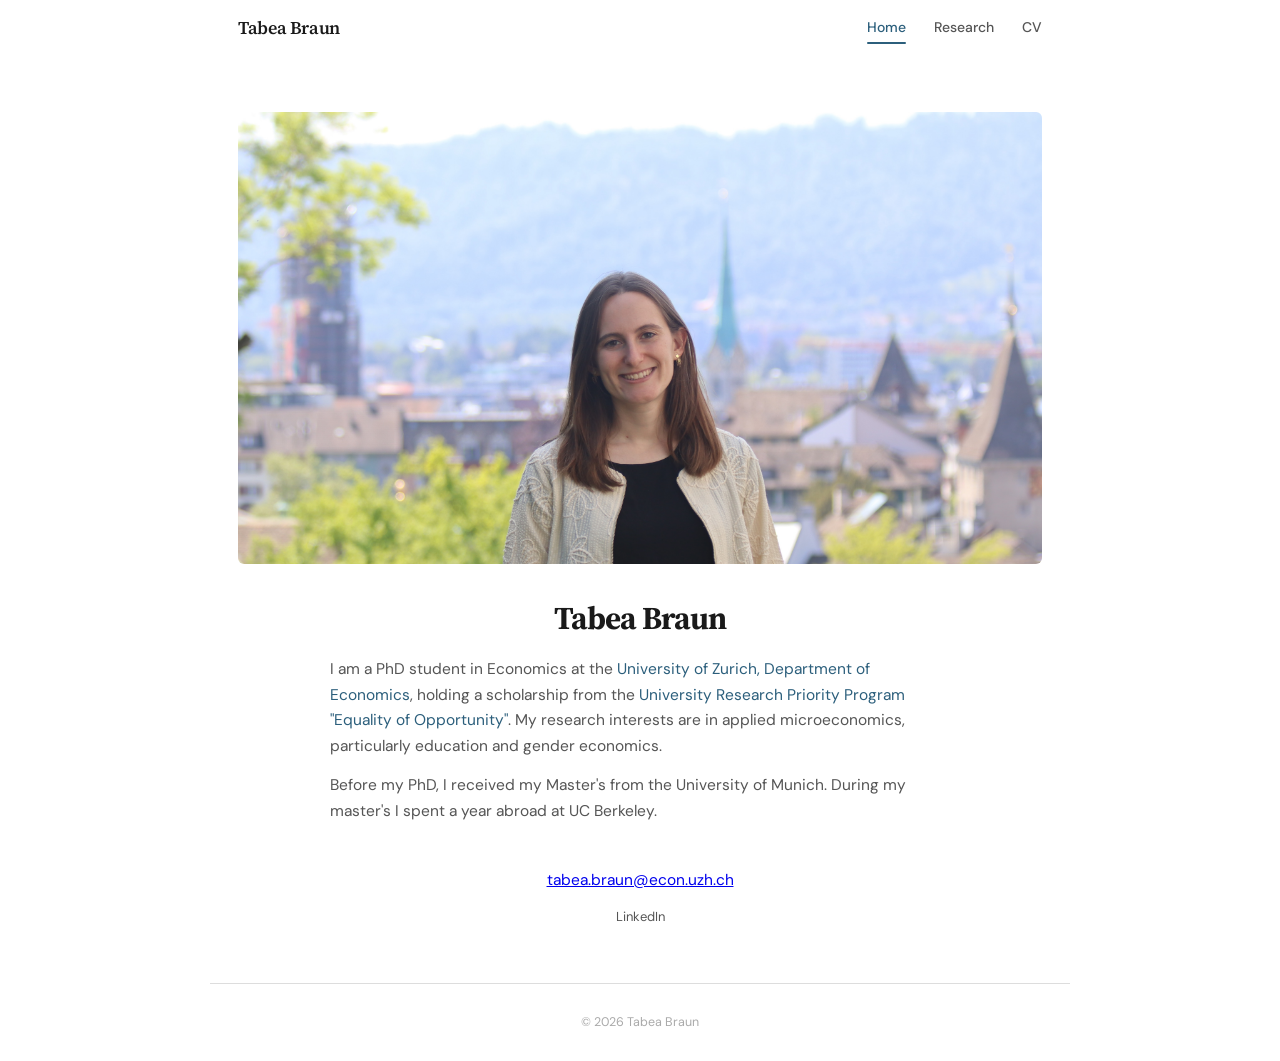
<file: index.html>
<!DOCTYPE html>
<html lang="en">
<head>
<link rel="icon" href="https://tabeabraun.com/favicon.png" type="image/png">
<script type="application/ld+json">
{
  "@context": "https://schema.org",
  "@type": "WebSite",
  "name": "Tabea Braun",
  "url": "https://tabeabraun.com"
}
</script>
<meta charset="UTF-8">
<meta name="viewport" content="width=device-width, initial-scale=1.0">
<title>Tabea Braun</title>
<meta name="description" content="Tabea Braun is a PhD student in Economics at the University of Zurich, researching education and gender economics.">
<meta property="og:title" content="Tabea Braun — PhD Economist, University of Zurich">
<meta property="og:description" content="PhD student in Economics at the University of Zurich, researching education and gender economics.">
<meta property="og:image" content="https://tabeabraun.com/IMG_7165.JPG">
<meta property="og:url" content="https://tabeabraun.com">
<link rel="preconnect" href="https://fonts.googleapis.com">
<link href="https://fonts.googleapis.com/css2?family=Source+Serif+4:ital,wght@0,300;0,400;0,600;0,700;1,400&family=DM+Sans:wght@400;500;600&display=swap" rel="stylesheet">
<link rel="stylesheet" href="style.css">
<style>*, *::before, *::after { margin: 0; padding: 0; box-sizing: border-box; }

:root {
  --bg: #ffffff;
  --text: #1a1a1a;
  --text-secondary: #555;
  --accent: #2c5f7c;
  --accent-light: #e8f0f5;
  --border: #ddd;
  --card-bg: #fff;
  --serif: 'Source Serif 4', Georgia, serif;
  --sans: 'DM Sans', system-ui, sans-serif;
  --max-w: 860px;
  --nav-h: 56px;
}

html { scroll-behavior: smooth; }

body {
  font-family: var(--sans);
  background: var(--bg);
  color: var(--text);
  line-height: 1.65;
  font-size: 15.5px;
  -webkit-font-smoothing: antialiased;
}

/* NAV */
nav {
  position: sticky; top: 0; z-index: 100;
  background: rgba(255,255,255,.97);
  backdrop-filter: blur(12px);
  height: var(--nav-h);
  display: flex; align-items: center; justify-content: center;
}
nav .inner {
  width: 100%; max-width: var(--max-w);
  padding: 0 28px;
  display: flex; align-items: center; justify-content: space-between;
}
nav .name {
  font-family: var(--serif);
  font-weight: 600; font-size: 18px;
  color: var(--text); text-decoration: none;
  letter-spacing: -.02em;
}
nav .links { display: flex; gap: 28px; }
nav .links a {
  font-size: 14px; font-weight: 500;
  color: var(--text-secondary);
  text-decoration: none;
  transition: color .2s;
  position: relative;
}
nav .links a:hover, nav .links a.active { color: var(--accent); }
nav .links a.active::after {
  content: ''; position: absolute;
  bottom: -4px; left: 0; right: 0;
  height: 2px; background: var(--accent); border-radius: 1px;
}
.hamburger { display: none; background: none; border: none; cursor: pointer; padding: 4px; }
.hamburger svg { width: 22px; height: 22px; stroke: var(--text); }

/* MAIN */
main { max-width: var(--max-w); margin: 0 auto; padding: 56px 28px; }

/* HOME */
.home-grid {
  display: grid;
  grid-template-columns: 240px 1fr;
  gap: 48px;
  align-items: start;
}
.photo-wrap {
  border-radius: 6px;
  overflow: hidden;
  aspect-ratio: 3/4;
  background: linear-gradient(135deg, var(--accent-light) 0%, #d4dfe6 100%);
  position: relative;
}
.photo-wrap .placeholder-text {
  position: absolute; inset: 0;
  display: flex; align-items: center; justify-content: center;
  font-size: 13px; color: var(--accent); font-weight: 500; opacity: .7;
}
.bio h1 {
  font-family: var(--serif);
  font-size: 32px; font-weight: 700;
  letter-spacing: -.03em;
  margin-bottom: 20px;
  line-height: 1.15;
}
.bio p { margin-bottom: 14px; color: var(--text-secondary); }
.bio p a { color: var(--accent); text-decoration: none; border-bottom: 1px solid transparent; transition: border-color .2s; }
.bio p a:hover { border-bottom-color: var(--accent); }
.contact-line {
  margin-top: 24px;
  padding-top: 20px;
}
.contact-line a {
  color: var(--accent); text-decoration: none; font-weight: 500;
  font-size: 15px;
}
.social-links { margin-top: 12px; display: flex; gap: 16px; flex-wrap: wrap; }
.social-links a {
  font-size: 13px; color: var(--text-secondary);
  text-decoration: none; transition: color .2s;
}
.social-links a:hover { color: var(--accent); }

/* RESEARCH */
.section-title {
  font-family: var(--serif);
  font-size: 26px; font-weight: 600;
  letter-spacing: -.02em;
  margin-bottom: 36px;
}
.paper-category {
  font-size: 12px; font-weight: 600;
  text-transform: uppercase;
  letter-spacing: .08em;
  color: var(--accent);
  margin-bottom: 20px;
  margin-top: 36px;
}
.paper-category:first-of-type { margin-top: 0; }

.paper {
  background: var(--card-bg);
  border: 1px solid var(--border);
  border-radius: 8px;
  padding: 28px;
  margin-bottom: 20px;
  display: grid;
  grid-template-columns: 1fr 200px;
  gap: 28px;
  align-items: start;
  transition: box-shadow .25s;
}
.paper:hover { box-shadow: 0 4px 20px rgba(0,0,0,.06); }

.paper-info h3 {
  font-family: var(--serif);
  font-size: 18px; font-weight: 600;
  line-height: 1.35;
  margin-bottom: 6px;
  letter-spacing: -.01em;
}
.paper-info h3 a { color: var(--text); text-decoration: none; transition: color .2s; }
.paper-info h3 a:hover { color: var(--accent); }
.paper-meta {
  font-size: 13.5px; color: var(--text-secondary);
  margin-bottom: 10px;
}
.paper-meta .coauthors { font-style: italic; }
.paper-meta .status {
  display: inline-block;
  background: var(--accent-light);
  color: var(--accent);
  font-size: 11.5px; font-weight: 600;
  padding: 2px 8px; border-radius: 3px;
  margin-left: 6px;
  font-style: normal;
}
.abstract-toggle {
  background: none; border: none;
  font-size: 13px; color: var(--accent);
  cursor: pointer; font-weight: 500;
  font-family: var(--sans);
  padding: 0; margin-top: 4px;
}
.abstract-toggle:hover { text-decoration: underline; }
.abstract-text {
  display: none; margin-top: 12px;
  font-size: 14px; color: var(--text-secondary);
  line-height: 1.7;
  border-left: 3px solid var(--accent-light);
  padding-left: 16px;
}
.abstract-text.open { display: block; }

.paper-graph {
  width: 200px; height: 140px;
  background: var(--bg);
  border: 1px solid var(--border);
  border-radius: 6px;
  overflow: hidden;
  flex-shrink: 0;
}
.paper-graph svg { width: 100%; height: 100%; }

/* CV */
.cv-note { color: var(--text-secondary); margin-bottom: 20px; font-size: 14.5px; }
.cv-embed {
  width: 100%; height: 700px;
  border: 1px solid var(--border);
  border-radius: 8px;
  background: var(--card-bg);
}
.cv-placeholder {
  width: 100%; height: 700px;
  border: 1px solid var(--border);
  border-radius: 8px;
  background: var(--card-bg);
  display: flex; flex-direction: column;
  align-items: center; justify-content: center;
  color: var(--text-secondary); gap: 12px;
}
.cv-placeholder svg { opacity: .4; }
.cv-placeholder p { font-size: 14px; }
.cv-placeholder code { font-size: 13px; background: var(--accent-light); padding: 2px 6px; border-radius: 3px; }

/* FOOTER */
footer {
  max-width: var(--max-w); margin: 0 auto;
  padding: 28px; border-top: 1px solid var(--border);
  text-align: center;
  font-size: 12.5px; color: #aaa;
}

/* ANIMATION */
@keyframes fadeUp {
  from { opacity: 0; transform: translateY(16px); }
  to { opacity: 1; transform: translateY(0); }
}
.animate { animation: fadeUp .5s ease both; }
.animate-d1 { animation-delay: .1s; }
.animate-d2 { animation-delay: .2s; }
.animate-d3 { animation-delay: .3s; }

/* RESPONSIVE */
@media (max-width: 700px) {
  .home-grid { grid-template-columns: 1fr; gap: 28px; }
  .photo-wrap { max-width: 200px; }
  .paper { grid-template-columns: 1fr; }
  .paper-graph { width: 100%; height: 120px; }
  nav .links { display: none; }
  nav .links.open {
    display: flex; flex-direction: column;
    position: absolute; top: var(--nav-h);
    left: 0; right: 0;
    background: rgba(255,255,255,.97);
    backdrop-filter: blur(12px);
    border-bottom: 1px solid var(--border);
    padding: 16px 28px; gap: 16px;
  }
  .hamburger { display: block; }
  .bio h1 { font-size: 26px; }
}
</style>
</head>
<body>
<nav><div class="inner">
  <a href="index.html" class="name">Tabea Braun</a>
  <button class="hamburger" onclick="document.querySelector('.links').classList.toggle('open')" aria-label="Menu"><svg viewBox="0 0 24 24" fill="none" stroke-width="2" stroke-linecap="round"><line x1="3" y1="6" x2="21" y2="6"/><line x1="3" y1="12" x2="21" y2="12"/><line x1="3" y1="18" x2="21" y2="18"/></svg></button>
  <div class="links">
    <a href="index.html" class="active">Home</a>
    <a href="research.html">Research</a>
    <a href="CV_TabeaBraun.pdf" target="_blank">CV</a>
  </div>
</div></nav>
<main>
  <div style="border-radius:6px;overflow:hidden;aspect-ratio:16/9;margin-bottom:36px" class="animate">
    <img src="IMG_7165.JPG" alt="Tabea Braun" style="width:100%;height:100%;object-fit:cover;object-position:center 25%">
  </div>
  <div style="max-width:620px;margin:0 auto">
    <h1 class="animate animate-d1" style="font-family:var(--serif);font-size:32px;font-weight:700;letter-spacing:-.03em;margin-bottom:20px;line-height:1.15;text-align:center">Tabea Braun</h1>
    <p class="animate animate-d2" style="margin-bottom:14px;color:var(--text-secondary)">I am a PhD student in Economics at the <a href="https://www.econ.uzh.ch/en.html" style="color:var(--accent);text-decoration:none">University of Zurich, Department of Economics</a>, holding a scholarship from the <a href="https://www.urpp-equality.uzh.ch/en.html" style="color:var(--accent);text-decoration:none">University Research Priority Program "Equality of Opportunity"</a>. My research interests are in applied microeconomics, particularly education and gender economics.</p>
    <p class="animate animate-d2" style="margin-bottom:14px;color:var(--text-secondary)">Before my PhD, I received my Master's from the University of Munich. During my master's I spent a year abroad at UC Berkeley.</p>
    <div class="animate animate-d3" style="text-align:center;margin-top:24px;padding-top:20px">
      <a href="mailto:tabea.braun@econ.uzh.ch">tabea.braun@econ.uzh.ch</a>
      <div class="social-links" style="justify-content:center">
        <a href="https://www.linkedin.com/in/tabea-braun-zurich/">LinkedIn</a>
      </div>
    </div>
  </div>
</main>
<footer>&copy; 2026 Tabea Braun</footer>
</body></html>
</file>
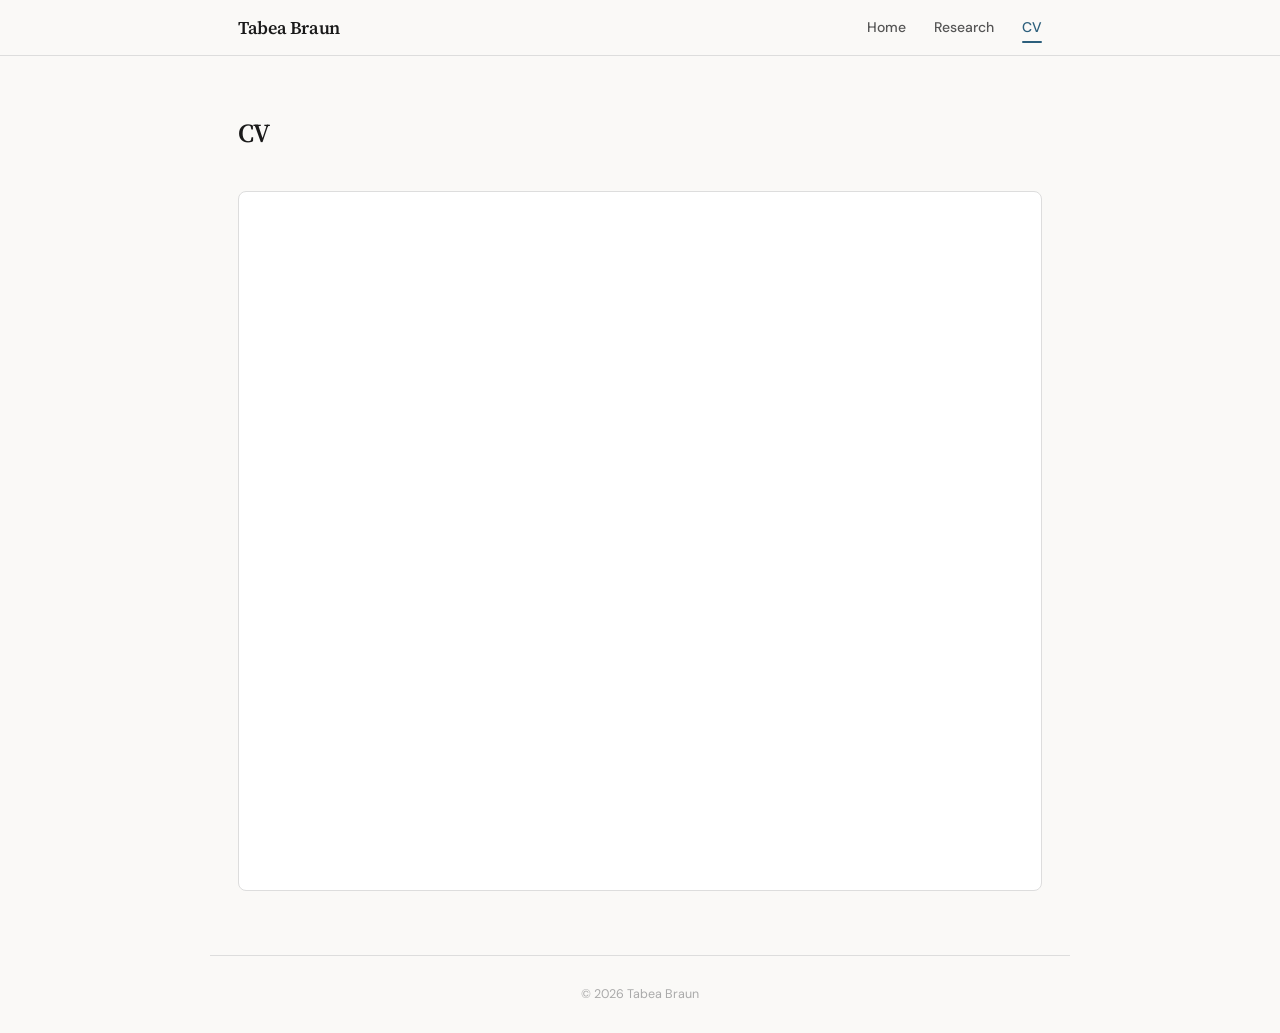
<file: cv.html>
<!DOCTYPE html>
<html lang="en">
<head>
<meta charset="UTF-8">
<meta name="viewport" content="width=device-width, initial-scale=1.0">
<title>CV — Tabea Braun</title>
<link rel="preconnect" href="https://fonts.googleapis.com">
<link href="https://fonts.googleapis.com/css2?family=Source+Serif+4:ital,wght@0,300;0,400;0,600;0,700;1,400&family=DM+Sans:wght@400;500;600&display=swap" rel="stylesheet">
<link rel="stylesheet" href="style.css">
<style>*, *::before, *::after { margin: 0; padding: 0; box-sizing: border-box; }

:root {
  --bg: #faf9f7;
  --text: #1a1a1a;
  --text-secondary: #555;
  --accent: #2c5f7c;
  --accent-light: #e8f0f5;
  --border: #ddd;
  --card-bg: #fff;
  --serif: 'Source Serif 4', Georgia, serif;
  --sans: 'DM Sans', system-ui, sans-serif;
  --max-w: 860px;
  --nav-h: 56px;
}

html { scroll-behavior: smooth; }

body {
  font-family: var(--sans);
  background: var(--bg);
  color: var(--text);
  line-height: 1.65;
  font-size: 15.5px;
  -webkit-font-smoothing: antialiased;
}

/* NAV */
nav {
  position: sticky; top: 0; z-index: 100;
  background: rgba(250,249,247,.92);
  backdrop-filter: blur(12px);
  border-bottom: 1px solid var(--border);
  height: var(--nav-h);
  display: flex; align-items: center; justify-content: center;
}
nav .inner {
  width: 100%; max-width: var(--max-w);
  padding: 0 28px;
  display: flex; align-items: center; justify-content: space-between;
}
nav .name {
  font-family: var(--serif);
  font-weight: 600; font-size: 18px;
  color: var(--text); text-decoration: none;
  letter-spacing: -.02em;
}
nav .links { display: flex; gap: 28px; }
nav .links a {
  font-size: 14px; font-weight: 500;
  color: var(--text-secondary);
  text-decoration: none;
  transition: color .2s;
  position: relative;
}
nav .links a:hover, nav .links a.active { color: var(--accent); }
nav .links a.active::after {
  content: ''; position: absolute;
  bottom: -4px; left: 0; right: 0;
  height: 2px; background: var(--accent); border-radius: 1px;
}
.hamburger { display: none; background: none; border: none; cursor: pointer; padding: 4px; }
.hamburger svg { width: 22px; height: 22px; stroke: var(--text); }

/* MAIN */
main { max-width: var(--max-w); margin: 0 auto; padding: 56px 28px; }

/* HOME */
.home-grid {
  display: grid;
  grid-template-columns: 240px 1fr;
  gap: 48px;
  align-items: start;
}
.photo-wrap {
  border-radius: 6px;
  overflow: hidden;
  aspect-ratio: 3/4;
  background: linear-gradient(135deg, var(--accent-light) 0%, #d4dfe6 100%);
  position: relative;
}
.photo-wrap .placeholder-text {
  position: absolute; inset: 0;
  display: flex; align-items: center; justify-content: center;
  font-size: 13px; color: var(--accent); font-weight: 500; opacity: .7;
}
.bio h1 {
  font-family: var(--serif);
  font-size: 32px; font-weight: 700;
  letter-spacing: -.03em;
  margin-bottom: 20px;
  line-height: 1.15;
}
.bio p { margin-bottom: 14px; color: var(--text-secondary); }
.bio p a { color: var(--accent); text-decoration: none; border-bottom: 1px solid transparent; transition: border-color .2s; }
.bio p a:hover { border-bottom-color: var(--accent); }
.contact-line {
  margin-top: 24px;
  padding-top: 20px;
  border-top: 1px solid var(--border);
}
.contact-line a {
  color: var(--accent); text-decoration: none; font-weight: 500;
  font-size: 15px;
}
.social-links { margin-top: 12px; display: flex; gap: 16px; flex-wrap: wrap; }
.social-links a {
  font-size: 13px; color: var(--text-secondary);
  text-decoration: none; transition: color .2s;
}
.social-links a:hover { color: var(--accent); }

/* RESEARCH */
.section-title {
  font-family: var(--serif);
  font-size: 26px; font-weight: 600;
  letter-spacing: -.02em;
  margin-bottom: 36px;
}
.paper-category {
  font-size: 12px; font-weight: 600;
  text-transform: uppercase;
  letter-spacing: .08em;
  color: var(--accent);
  margin-bottom: 20px;
  margin-top: 36px;
}
.paper-category:first-of-type { margin-top: 0; }

.paper {
  background: var(--card-bg);
  border: 1px solid var(--border);
  border-radius: 8px;
  padding: 28px;
  margin-bottom: 20px;
  display: grid;
  grid-template-columns: 1fr 200px;
  gap: 28px;
  align-items: start;
  transition: box-shadow .25s;
}
.paper:hover { box-shadow: 0 4px 20px rgba(0,0,0,.06); }

.paper-info h3 {
  font-family: var(--serif);
  font-size: 18px; font-weight: 600;
  line-height: 1.35;
  margin-bottom: 6px;
  letter-spacing: -.01em;
}
.paper-info h3 a { color: var(--text); text-decoration: none; transition: color .2s; }
.paper-info h3 a:hover { color: var(--accent); }
.paper-meta {
  font-size: 13.5px; color: var(--text-secondary);
  margin-bottom: 10px;
}
.paper-meta .coauthors { font-style: italic; }
.paper-meta .status {
  display: inline-block;
  background: var(--accent-light);
  color: var(--accent);
  font-size: 11.5px; font-weight: 600;
  padding: 2px 8px; border-radius: 3px;
  margin-left: 6px;
  font-style: normal;
}
.abstract-toggle {
  background: none; border: none;
  font-size: 13px; color: var(--accent);
  cursor: pointer; font-weight: 500;
  font-family: var(--sans);
  padding: 0; margin-top: 4px;
}
.abstract-toggle:hover { text-decoration: underline; }
.abstract-text {
  display: none; margin-top: 12px;
  font-size: 14px; color: var(--text-secondary);
  line-height: 1.7;
  border-left: 3px solid var(--accent-light);
  padding-left: 16px;
}
.abstract-text.open { display: block; }

.paper-graph {
  width: 200px; height: 140px;
  background: var(--bg);
  border: 1px solid var(--border);
  border-radius: 6px;
  overflow: hidden;
  flex-shrink: 0;
}
.paper-graph svg { width: 100%; height: 100%; }

/* CV */
.cv-note { color: var(--text-secondary); margin-bottom: 20px; font-size: 14.5px; }
.cv-embed {
  width: 100%; height: 700px;
  border: 1px solid var(--border);
  border-radius: 8px;
  background: var(--card-bg);
}
.cv-placeholder {
  width: 100%; height: 700px;
  border: 1px solid var(--border);
  border-radius: 8px;
  background: var(--card-bg);
  display: flex; flex-direction: column;
  align-items: center; justify-content: center;
  color: var(--text-secondary); gap: 12px;
}
.cv-placeholder svg { opacity: .4; }
.cv-placeholder p { font-size: 14px; }
.cv-placeholder code { font-size: 13px; background: var(--accent-light); padding: 2px 6px; border-radius: 3px; }

/* FOOTER */
footer {
  max-width: var(--max-w); margin: 0 auto;
  padding: 28px; border-top: 1px solid var(--border);
  text-align: center;
  font-size: 12.5px; color: #aaa;
}

/* ANIMATION */
@keyframes fadeUp {
  from { opacity: 0; transform: translateY(16px); }
  to { opacity: 1; transform: translateY(0); }
}
.animate { animation: fadeUp .5s ease both; }
.animate-d1 { animation-delay: .1s; }
.animate-d2 { animation-delay: .2s; }
.animate-d3 { animation-delay: .3s; }

/* RESPONSIVE */
@media (max-width: 700px) {
  .home-grid { grid-template-columns: 1fr; gap: 28px; }
  .photo-wrap { max-width: 200px; }
  .paper { grid-template-columns: 1fr; }
  .paper-graph { width: 100%; height: 120px; }
  nav .links { display: none; }
  nav .links.open {
    display: flex; flex-direction: column;
    position: absolute; top: var(--nav-h);
    left: 0; right: 0;
    background: rgba(250,249,247,.97);
    backdrop-filter: blur(12px);
    border-bottom: 1px solid var(--border);
    padding: 16px 28px; gap: 16px;
  }
  .hamburger { display: block; }
  .bio h1 { font-size: 26px; }
}
</style>
</head>
<body>
<nav><div class="inner">
  <a href="index.html" class="name">Tabea Braun</a>
  <button class="hamburger" onclick="document.querySelector('.links').classList.toggle('open')" aria-label="Menu"><svg viewBox="0 0 24 24" fill="none" stroke-width="2" stroke-linecap="round"><line x1="3" y1="6" x2="21" y2="6"/><line x1="3" y1="12" x2="21" y2="12"/><line x1="3" y1="18" x2="21" y2="18"/></svg></button>
  <div class="links">
    <a href="index.html">Home</a>
    <a href="research.html">Research</a>
    <a href="cv.html" class="active">CV</a>
  </div>
</div></nav>
<main>
  <h2 class="section-title">CV</h2>
  <iframe src="CV_TabeaBraun.pdf" class="cv-embed" title="CV — Tabea Braun"></iframe>
</main>
<footer>&copy; 2026 Tabea Braun</footer>
</body></html>
</file>
<file: style.css>
*, *::before, *::after { margin: 0; padding: 0; box-sizing: border-box; }

:root {
  --bg: #ffffff;
  --text: #1a1a1a;
  --text-secondary: #555;
  --accent: #2c5f7c;
  --accent-light: #e8f0f5;
  --border: #ddd;
  --card-bg: #fff;
  --serif: 'Source Serif 4', Georgia, serif;
  --sans: 'DM Sans', system-ui, sans-serif;
  --max-w: 860px;
  --nav-h: 56px;
}

html { scroll-behavior: smooth; }

body {
  font-family: var(--sans);
  background: var(--bg);
  color: var(--text);
  line-height: 1.65;
  font-size: 15.5px;
  -webkit-font-smoothing: antialiased;
}

/* NAV */
nav {
  position: sticky; top: 0; z-index: 100;
  background: rgba(255,255,255,.92);
  backdrop-filter: blur(12px);
  height: var(--nav-h);
  display: flex; align-items: center; justify-content: center;
}
nav .inner {
  width: 100%; max-width: var(--max-w);
  padding: 0 28px;
  display: flex; align-items: center; justify-content: space-between;
}
nav .name {
  font-family: var(--serif);
  font-weight: 600; font-size: 18px;
  color: var(--text); text-decoration: none;
  letter-spacing: -.02em;
}
nav .links { display: flex; gap: 28px; }
nav .links a {
  font-size: 14px; font-weight: 500;
  color: var(--text-secondary);
  text-decoration: none;
  transition: color .2s;
  position: relative;
}
nav .links a:hover, nav .links a.active { color: var(--accent); }
nav .links a.active::after {
  content: ''; position: absolute;
  bottom: -4px; left: 0; right: 0;
  height: 2px; background: var(--accent); border-radius: 1px;
}
.hamburger { display: none; background: none; border: none; cursor: pointer; padding: 4px; }
.hamburger svg { width: 22px; height: 22px; stroke: var(--text); }

/* MAIN */
main { max-width: var(--max-w); margin: 0 auto; padding: 56px 28px; }

/* HOME */
.home-grid {
  display: grid;
  grid-template-columns: 240px 1fr;
  gap: 48px;
  align-items: start;
}
.photo-wrap {
  border-radius: 6px;
  overflow: hidden;
  aspect-ratio: 3/4;
  background: linear-gradient(135deg, var(--accent-light) 0%, #d4dfe6 100%);
  position: relative;
}
.photo-wrap .placeholder-text {
  position: absolute; inset: 0;
  display: flex; align-items: center; justify-content: center;
  font-size: 13px; color: var(--accent); font-weight: 500; opacity: .7;
}
.bio h1 {
  font-family: var(--serif);
  font-size: 32px; font-weight: 700;
  letter-spacing: -.03em;
  margin-bottom: 20px;
  line-height: 1.15;
}
.bio p { margin-bottom: 14px; color: var(--text-secondary); }
.bio p a { color: var(--accent); text-decoration: none; border-bottom: 1px solid transparent; transition: border-color .2s; }
.bio p a:hover { border-bottom-color: var(--accent); }
.contact-line {
  margin-top: 24px;
  padding-top: 20px;
}
.contact-line a {
  color: var(--accent); text-decoration: none; font-weight: 500;
  font-size: 15px;
}
.social-links { margin-top: 12px; display: flex; gap: 16px; flex-wrap: wrap; }
.social-links a {
  font-size: 13px; color: var(--text-secondary);
  text-decoration: none; transition: color .2s;
}
.social-links a:hover { color: var(--accent); }

/* RESEARCH */
.section-title {
  font-family: var(--serif);
  font-size: 26px; font-weight: 600;
  letter-spacing: -.02em;
  margin-bottom: 36px;
}
.paper-category {
  font-size: 12px; font-weight: 600;
  text-transform: uppercase;
  letter-spacing: .08em;
  color: var(--accent);
  margin-bottom: 20px;
  margin-top: 36px;
}
.paper-category:first-of-type { margin-top: 0; }

.paper {
  background: var(--card-bg);
  border: 1px solid var(--border);
  border-radius: 8px;
  padding: 28px;
  margin-bottom: 20px;
  display: grid;
  grid-template-columns: 1fr 280px;
  gap: 28px;
  align-items: start;
  transition: box-shadow .25s;
}
.paper:hover { box-shadow: 0 4px 20px rgba(0,0,0,.06); }

.paper-info h3 {
  font-family: var(--serif);
  font-size: 18px; font-weight: 600;
  line-height: 1.35;
  margin-bottom: 6px;
  letter-spacing: -.01em;
}
.paper-info h3 a { color: var(--text); text-decoration: none; transition: color .2s; }
.paper-info h3 a:hover { color: var(--accent); }
.paper-meta {
  font-size: 13.5px; color: var(--text-secondary);
  margin-bottom: 10px;
}
.paper-meta .coauthors { font-style: italic; }
.paper-meta .status {
  display: inline-block;
  background: var(--accent-light);
  color: var(--accent);
  font-size: 11.5px; font-weight: 600;
  padding: 2px 8px; border-radius: 3px;
  margin-left: 6px;
  font-style: normal;
}
.abstract-toggle {
  background: none; border: none;
  font-size: 13px; color: var(--accent);
  cursor: pointer; font-weight: 500;
  font-family: var(--sans);
  padding: 0; margin-top: 4px;
}
.abstract-toggle:hover { text-decoration: underline; }
.abstract-text {
  display: none; margin-top: 12px;
  font-size: 14px; color: var(--text-secondary);
  line-height: 1.7;
  border-left: 3px solid var(--accent-light);
  padding-left: 16px;
  text-align: justify;
}
.abstract-text.open { display: block; }

.paper-graph {
  width: 200px; height: 140px;
  background: var(--bg);
  border: 1px solid var(--border);
  border-radius: 6px;
  overflow: hidden;
  flex-shrink: 0;
}
.paper-graph svg { width: 100%; height: 100%; }

/* CV */
.cv-note { color: var(--text-secondary); margin-bottom: 20px; font-size: 14.5px; }
.cv-embed {
  width: 100%; height: 700px;
  border: 1px solid var(--border);
  border-radius: 8px;
  background: var(--card-bg);
}

/* FOOTER */
footer {
  max-width: var(--max-w); margin: 0 auto;
  padding: 28px;
  text-align: center;
  font-size: 12.5px; color: #aaa;
}

/* ANIMATION */
@keyframes fadeUp {
  from { opacity: 0; transform: translateY(16px); }
  to { opacity: 1; transform: translateY(0); }
}
.animate { animation: fadeUp .5s ease both; }
.animate-d1 { animation-delay: .1s; }
.animate-d2 { animation-delay: .2s; }
.animate-d3 { animation-delay: .3s; }

/* RESPONSIVE */
@media (max-width: 700px) {
  .home-grid { grid-template-columns: 1fr; gap: 28px; }
  .photo-wrap { max-width: 200px; }
  .paper { grid-template-columns: 1fr; }
  .paper-graph { width: 100%; height: 120px; }
  nav .links { display: none; }
  nav .links.open {
    display: flex; flex-direction: column;
    position: absolute; top: var(--nav-h);
    left: 0; right: 0;
    background: rgba(255,255,255,.97);
    backdrop-filter: blur(12px);
    padding: 16px 28px; gap: 16px;
  }
  .hamburger { display: block; }
  .bio h1 { font-size: 26px; }
}
</file>
